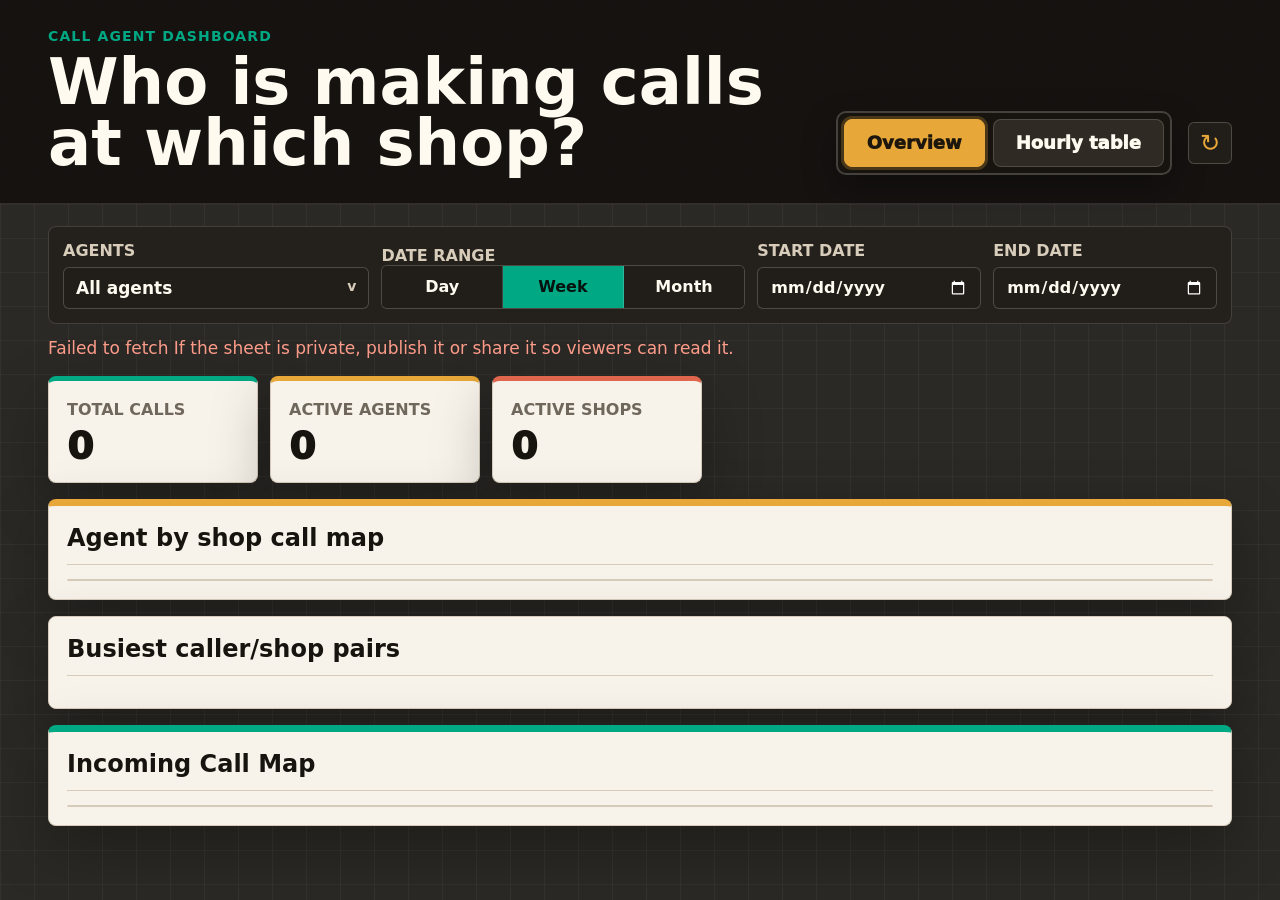
<file: index.html>
<!doctype html>
<html lang="en">
  <head>
    <meta charset="utf-8" />
    <meta name="viewport" content="width=device-width, initial-scale=1" />
    <title>Who Is Calling Which Shop | Call Agent Dashboard</title>
    <link rel="stylesheet" href="styles.css?v=54" />
  </head>
  <body>
    <header class="topbar">
      <div>
        <p class="eyebrow">Call Agent Dashboard</p>
        <h1>Who is making calls at which shop?</h1>
      </div>
      <div class="top-actions">
        <nav class="page-nav" aria-label="Dashboard pages">
          <a class="active" href="index.html">Overview</a>
          <a href="hourly.html">Hourly table</a>
        </nav>
        <button id="refreshButton" class="icon-button" type="button" aria-label="Refresh sheet data" title="Refresh sheet data">
          <span aria-hidden="true">&#8635;</span>
        </button>
      </div>
    </header>

    <main>
      <section class="controls" aria-label="Dashboard filters">
        <label class="agent-picker-label">
          Agents
          <div class="agent-picker" id="agentFilter">
            <button id="agentFilterButton" class="agent-filter-button" type="button" aria-haspopup="true" aria-expanded="false">
              All agents
            </button>
            <div id="agentFilterMenu" class="agent-filter-menu" role="group" aria-label="Agent choices"></div>
          </div>
        </label>
        <fieldset class="period-control">
          <legend>Date range</legend>
          <div class="segmented" role="group" aria-label="Date range presets">
            <button class="period-button" type="button" data-period="day">Day</button>
            <button class="period-button active" type="button" data-period="week">Week</button>
            <button class="period-button" type="button" data-period="month">Month</button>
          </div>
        </fieldset>
        <div class="date-range">
          <label>
            Start date
            <input id="startDateFilter" type="date" />
          </label>
          <label>
            End date
            <input id="endDateFilter" type="date" />
          </label>
        </div>
      </section>

      <section id="statusPanel" class="status" role="status"></section>

      <section class="metric-grid" aria-label="Summary metrics">
        <article>
          <span>Total calls</span>
          <strong id="totalCalls">0</strong>
        </article>
        <article>
          <span>Active agents</span>
          <strong id="agentCount">0</strong>
        </article>
        <article>
          <span>Active shops</span>
          <strong id="shopCount">0</strong>
        </article>
      </section>

      <section class="layout">
        <div class="panel panel-wide focus-panel">
          <div class="section-title">
            <h2>Agent by shop call map</h2>
            <span id="matrixLabel"></span>
          </div>
          <div id="agentShopMatrix" class="matrix-wrap"></div>
        </div>

        <div class="panel pair-panel">
          <div class="section-title">
            <h2>Busiest caller/shop pairs</h2>
            <span id="pairLabel"></span>
          </div>
          <div id="agentShopPairs" class="pair-list"></div>
        </div>

        <div class="panel panel-wide sheet-panel">
          <div class="section-title">
            <h2>Incoming Call Map</h2>
            <span id="externalSheetLabel"></span>
          </div>
          <div id="externalSheetTable" class="table-wrap external-sheet-wrap"></div>
        </div>

      </section>
    </main>

    <script src="app.js?v=54"></script>
  </body>
</html>
</file>
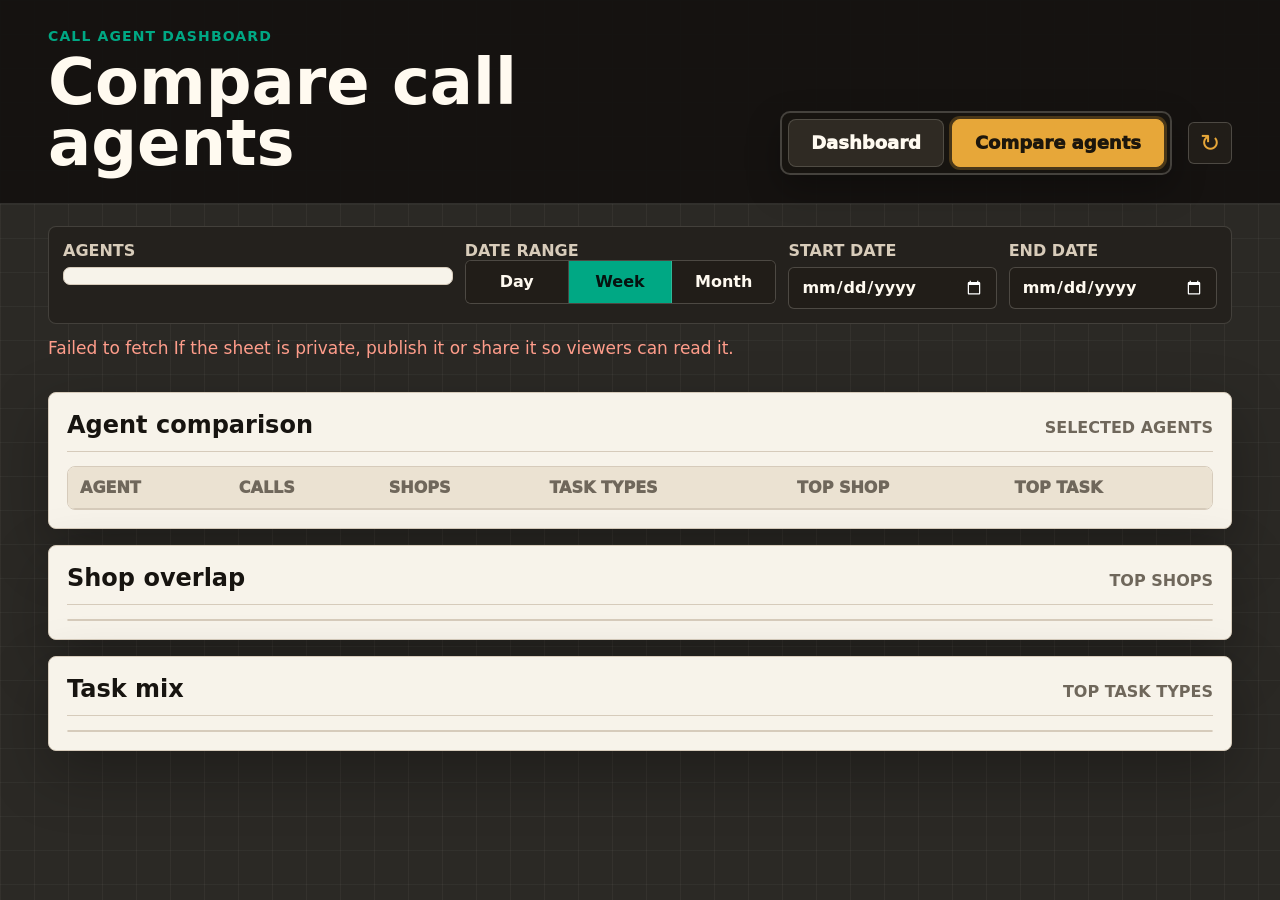
<file: compare.html>
<!doctype html>
<html lang="en">
  <head>
    <meta charset="utf-8" />
    <meta name="viewport" content="width=device-width, initial-scale=1" />
    <title>Compare Agents | Call Agent Dashboard</title>
    <link rel="stylesheet" href="styles.css?v=37" />
  </head>
  <body>
    <header class="topbar">
      <div>
        <p class="eyebrow">Call Agent Dashboard</p>
        <h1>Compare call agents</h1>
      </div>
      <div class="top-actions">
        <nav class="page-nav" aria-label="Dashboard pages">
          <a href="index.html">Dashboard</a>
          <a class="active" href="compare.html">Compare agents</a>
        </nav>
        <button id="refreshButton" class="icon-button" type="button" aria-label="Refresh sheet data" title="Refresh sheet data">
          <span aria-hidden="true">&#8635;</span>
        </button>
      </div>
    </header>

    <main>
      <section class="controls compare-controls" aria-label="Comparison filters">
        <label>
          Agents
          <div id="compareAgentChoices" class="check-list"></div>
        </label>
        <fieldset class="period-control">
          <legend>Date range</legend>
          <div class="segmented" role="group" aria-label="Date range presets">
            <button class="period-button" type="button" data-period="day">Day</button>
            <button class="period-button active" type="button" data-period="week">Week</button>
            <button class="period-button" type="button" data-period="month">Month</button>
          </div>
        </fieldset>
        <div class="date-range">
          <label>
            Start date
            <input id="startDateFilter" type="date" />
          </label>
          <label>
            End date
            <input id="endDateFilter" type="date" />
          </label>
        </div>
      </section>

      <section id="statusPanel" class="status" role="status"></section>

      <section id="compareSummary" class="metric-grid" aria-label="Comparison summary"></section>

      <section class="layout compare-layout">
        <div class="panel">
          <div class="section-title">
            <h2>Agent comparison</h2>
            <span>selected agents</span>
          </div>
          <div class="table-wrap">
            <table>
              <thead>
                <tr>
                  <th>Agent</th>
                  <th>Calls</th>
                  <th>Shops</th>
                  <th>Task types</th>
                  <th>Top shop</th>
                  <th>Top task</th>
                </tr>
              </thead>
              <tbody id="compareTable"></tbody>
            </table>
          </div>
        </div>

        <div class="panel">
          <div class="section-title">
            <h2>Shop overlap</h2>
            <span>top shops</span>
          </div>
          <div id="compareShopMatrix" class="matrix-wrap"></div>
        </div>

        <div class="panel">
          <div class="section-title">
            <h2>Task mix</h2>
            <span>top task types</span>
          </div>
          <div id="compareTaskMatrix" class="matrix-wrap"></div>
        </div>
      </section>
    </main>

    <script src="app.js?v=37"></script>
  </body>
</html>
</file>
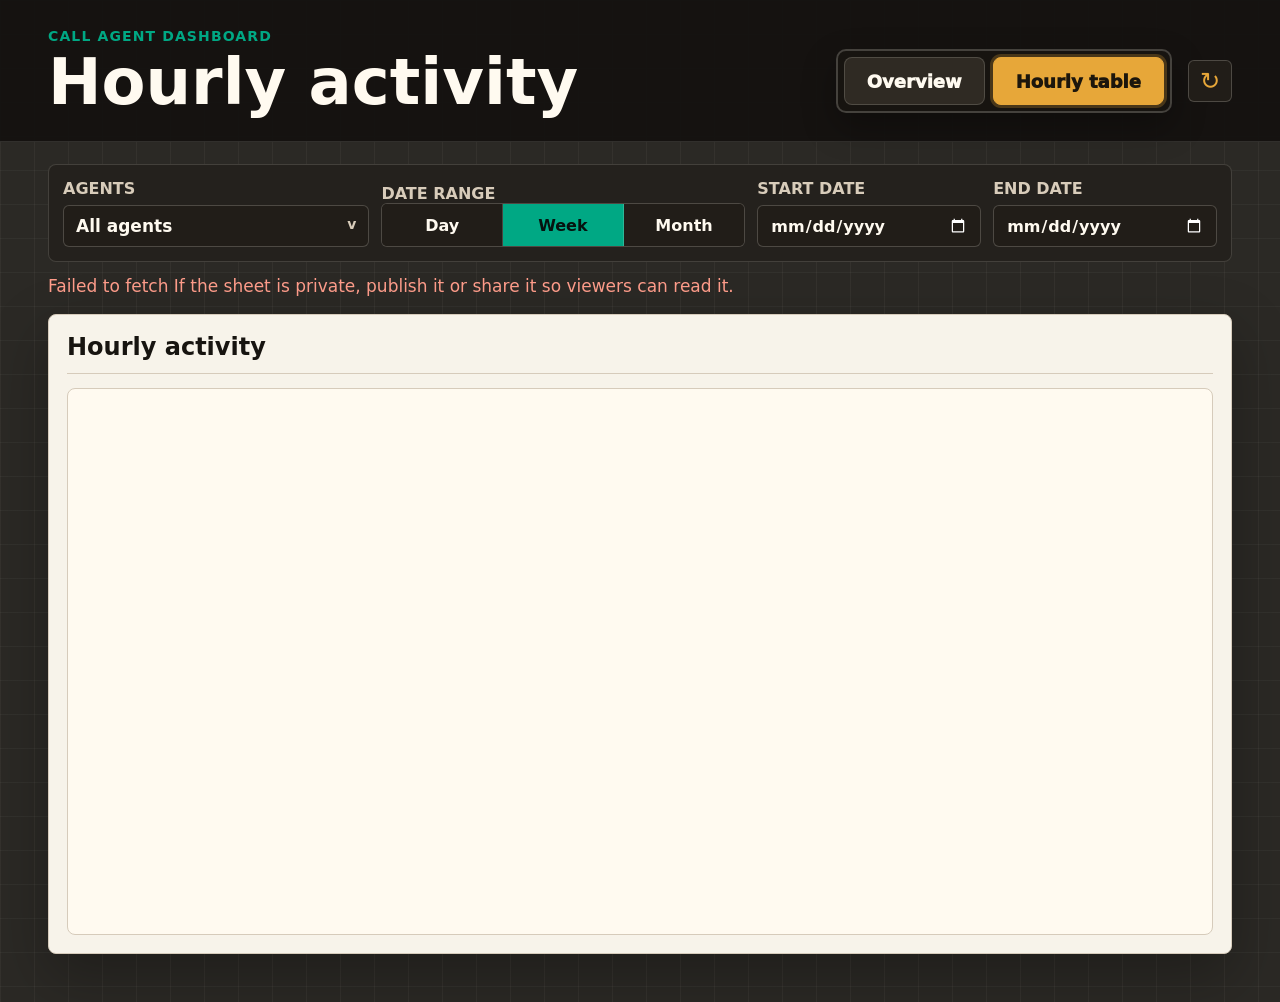
<file: hourly.html>
<!doctype html>
<html lang="en">
  <head>
    <meta charset="utf-8" />
    <meta name="viewport" content="width=device-width, initial-scale=1" />
    <title>Hourly Activity | Call Agent Dashboard</title>
    <link rel="stylesheet" href="styles.css?v=54" />
  </head>
  <body class="activity-page">
    <header class="topbar">
      <div>
        <p class="eyebrow">Call Agent Dashboard</p>
        <h1>Hourly activity</h1>
      </div>
      <div class="top-actions">
        <nav class="page-nav" aria-label="Dashboard pages">
          <a href="index.html">Overview</a>
          <a class="active" href="hourly.html">Hourly table</a>
        </nav>
        <button id="refreshButton" class="icon-button" type="button" aria-label="Refresh sheet data" title="Refresh sheet data">
          <span aria-hidden="true">&#8635;</span>
        </button>
      </div>
    </header>

    <main>
      <section class="controls" aria-label="Hourly activity filters">
        <label class="agent-picker-label">
          Agents
          <div class="agent-picker" id="agentFilter">
            <button id="agentFilterButton" class="agent-filter-button" type="button" aria-haspopup="true" aria-expanded="false">
              All agents
            </button>
            <div id="agentFilterMenu" class="agent-filter-menu" role="group" aria-label="Agent choices"></div>
          </div>
        </label>
        <fieldset class="period-control">
          <legend>Date range</legend>
          <div class="segmented" role="group" aria-label="Date range presets">
            <button class="period-button" type="button" data-period="day">Day</button>
            <button class="period-button active" type="button" data-period="week">Week</button>
            <button class="period-button" type="button" data-period="month">Month</button>
          </div>
        </fieldset>
        <div class="date-range">
          <label>
            Start date
            <input id="startDateFilter" type="date" />
          </label>
          <label>
            End date
            <input id="endDateFilter" type="date" />
          </label>
        </div>
      </section>

      <section id="statusPanel" class="status" role="status"></section>

      <section class="layout activity-page-layout">
        <div class="panel activity-panel activity-page-panel">
          <div class="section-title">
            <h2 id="timeBreakdownTitle">Hourly activity</h2>
            <span id="timeBreakdownLabel"></span>
          </div>
          <div id="timeBreakdown" class="table-wrap"></div>
        </div>
      </section>
    </main>

    <script src="app.js?v=54"></script>
  </body>
</html>
</file>
<file: styles.css>
:root {
  color-scheme: dark;
  --bg: #2b2925;
  --bg-2: #35322d;
  --panel: #f7f3ea;
  --panel-2: #ebe2d2;
  --ink: #171410;
  --muted: #6f675b;
  --line: #342f28;
  --line-light: #d6cbbb;
  --cream: #fffaf0;
  --mint: #00a884;
  --mint-dark: #00745f;
  --amber: #e7a739;
  --coral: #df654d;
  --violet: #7f63d9;
  --shadow: 0 22px 60px rgba(0, 0, 0, 0.28);
}

* {
  box-sizing: border-box;
}

body {
  margin: 0;
  background:
    linear-gradient(90deg, rgba(255, 250, 240, 0.045) 1px, transparent 1px),
    linear-gradient(180deg, rgba(255, 250, 240, 0.035) 1px, transparent 1px),
    var(--bg);
  background-size: 34px 34px;
  color: var(--cream);
  font-size: 18px;
  font-family: Inter, ui-sans-serif, system-ui, -apple-system, BlinkMacSystemFont, "Segoe UI", sans-serif;
}

.topbar {
  display: grid;
  grid-template-columns: minmax(0, 1fr) auto;
  gap: 24px;
  align-items: end;
  padding: 28px clamp(18px, 4vw, 48px);
  border-bottom: 1px solid rgba(255, 250, 240, 0.12);
  background: rgba(20, 18, 15, 0.94);
}

.top-actions {
  display: flex;
  align-items: center;
  gap: 16px;
}

.page-nav {
  display: flex;
  gap: 8px;
  padding: 6px;
  border: 2px solid rgba(255, 250, 240, 0.2);
  border-radius: 10px;
  background: #171410;
  box-shadow: 0 14px 34px rgba(0, 0, 0, 0.28);
}

.page-nav a {
  display: inline-flex;
  align-items: center;
  justify-content: center;
  min-height: 48px;
  padding: 0 22px;
  border: 1px solid rgba(255, 250, 240, 0.16);
  border-radius: 8px;
  background: #2f2a23;
  color: var(--cream);
  font-size: 18px;
  font-weight: 950;
  text-decoration: none;
  white-space: nowrap;
}

.page-nav a:hover {
  border-color: rgba(231, 167, 57, 0.72);
  background: #3a3329;
}

.page-nav a.active {
  background: var(--amber);
  color: #1c160c;
  border-color: var(--amber);
  box-shadow: 0 0 0 3px rgba(231, 167, 57, 0.24);
}

.eyebrow {
  margin: 0 0 8px;
  color: var(--mint);
  font-size: 14px;
  font-weight: 900;
  letter-spacing: 0.08em;
  text-transform: uppercase;
}

h1,
h2 {
  margin: 0;
  letter-spacing: 0;
}

h1 {
  max-width: 900px;
  color: var(--cream);
  font-size: clamp(38px, 5vw, 72px);
  line-height: 0.96;
  font-weight: 900;
}

h2 {
  color: var(--ink);
  font-size: 24px;
  font-weight: 900;
}

main {
  padding: 22px clamp(18px, 4vw, 48px) 48px;
}

.controls {
  display: grid;
  grid-template-columns: minmax(170px, 0.8fr) minmax(230px, 0.95fr) minmax(300px, 1.2fr);
  gap: 12px;
  align-items: end;
  margin-bottom: 14px;
  padding: 14px;
  border: 1px solid rgba(255, 250, 240, 0.14);
  border-radius: 8px;
  background: #24211d;
}

.compare-controls {
  grid-template-columns: minmax(240px, 1fr) minmax(260px, 0.8fr) minmax(320px, 1.1fr);
  align-items: start;
}

label,
.period-control {
  display: grid;
  gap: 7px;
  color: #d8ccba;
  font-size: 16px;
  font-weight: 900;
  text-transform: uppercase;
}

.period-control {
  margin: 0;
  padding: 0;
  border: 0;
}

.period-control legend {
  padding: 0;
}

select,
input,
.icon-button,
.period-button,
.breakdown-button {
  min-height: 42px;
  border: 1px solid rgba(255, 250, 240, 0.2);
  border-radius: 6px;
  background: #211d18;
  color: var(--cream);
  font: inherit;
}

select,
input {
  width: 100%;
  padding: 0 12px;
}

select:focus,
input:focus,
button:focus-visible,
a:focus-visible {
  outline: 3px solid rgba(0, 168, 132, 0.28);
  outline-offset: 2px;
  border-color: var(--mint);
}

select[multiple] {
  min-height: 132px;
  padding: 8px;
}

select[multiple] option {
  padding: 6px 8px;
  border-radius: 5px;
}

.agent-picker-label {
  position: relative;
}

.agent-picker {
  position: relative;
}

.agent-filter-button {
  position: relative;
  width: 100%;
  min-height: 42px;
  padding: 0 34px 0 12px;
  overflow: hidden;
  border: 1px solid rgba(255, 250, 240, 0.2);
  border-radius: 6px;
  background: #211d18;
  color: var(--cream);
  font: inherit;
  font-size: 17px;
  font-weight: 850;
  text-align: left;
  text-overflow: ellipsis;
  white-space: nowrap;
  cursor: pointer;
}

.agent-filter-button::after {
  position: absolute;
  right: 12px;
  content: "v";
  color: #d8ccba;
  font-size: 14px;
}

.agent-filter-menu {
  position: absolute;
  z-index: 30;
  top: calc(100% + 6px);
  left: 0;
  display: none;
  width: min(320px, 80vw);
  max-height: 280px;
  overflow: auto;
  padding: 8px;
  border: 1px solid rgba(255, 250, 240, 0.2);
  border-radius: 8px;
  background: #211d18;
  box-shadow: 0 18px 45px rgba(0, 0, 0, 0.32);
}

.agent-picker.open .agent-filter-menu {
  display: grid;
  gap: 4px;
}

.agent-filter-option {
  display: grid;
  grid-template-columns: 18px minmax(0, 1fr);
  align-items: center;
  gap: 8px;
  min-height: 38px;
  padding: 7px 8px;
  border-radius: 5px;
  color: var(--cream);
  font-size: 17px;
  font-weight: 800;
  text-transform: none;
}

.agent-filter-option:hover {
  background: rgba(255, 250, 240, 0.08);
}

.agent-filter-option input {
  width: 16px;
  min-height: 16px;
}

.agent-filter-option span {
  overflow: hidden;
  text-overflow: ellipsis;
  white-space: nowrap;
}

.check-list {
  display: grid;
  max-height: 180px;
  overflow: auto;
  padding: 8px;
  border: 1px solid var(--line-light);
  border-radius: 7px;
  background: var(--panel);
}

.check-row {
  display: grid;
  grid-template-columns: 18px minmax(0, 1fr);
  align-items: center;
  gap: 8px;
  min-height: 32px;
  color: var(--ink);
  font-size: 16px;
  font-weight: 800;
  text-transform: none;
}

.check-row input {
  width: 16px;
  min-height: 16px;
}

.check-row span {
  overflow: hidden;
  text-overflow: ellipsis;
  white-space: nowrap;
}

.segmented {
  display: grid;
  grid-template-columns: repeat(3, 1fr);
  overflow: hidden;
  border: 1px solid rgba(255, 250, 240, 0.2);
  border-radius: 6px;
  background: #211d18;
}

.period-button,
.breakdown-button {
  border: 0;
  border-right: 1px solid rgba(255, 250, 240, 0.18);
  border-radius: 0;
  cursor: pointer;
  font-weight: 900;
}

.period-button:last-child,
.breakdown-button:last-child {
  border-right: 0;
}

.period-button.active,
.breakdown-button.active {
  background: var(--mint);
  color: #06120f;
}

.date-range {
  display: grid;
  grid-template-columns: repeat(2, minmax(140px, 1fr));
  gap: 12px;
}

.icon-button {
  width: 44px;
  color: var(--amber);
  font-size: 24px;
  cursor: pointer;
}

.status {
  min-height: 22px;
  margin: 10px 0 16px;
  color: #d8ccba;
  font-size: 17px;
}

.status.error {
  color: #ff9d8b;
}

.metric-grid {
  display: grid;
  grid-template-columns: repeat(3, 210px);
  gap: 12px;
  justify-content: start;
  margin-bottom: 16px;
}

.metric-grid article,
.panel {
  background: var(--panel);
  color: var(--ink);
  border: 1px solid var(--line-light);
  border-radius: 8px;
  box-shadow: var(--shadow);
}

.metric-grid article {
  min-width: 0;
  padding: 17px 18px;
  border-top: 5px solid var(--mint);
}

.metric-grid article:nth-child(2) {
  border-top-color: var(--amber);
}

.metric-grid article:nth-child(3) {
  border-top-color: var(--coral);
}

.metric-grid span,
.section-title span {
  color: var(--muted);
  font-size: 16px;
  font-weight: 900;
  text-transform: uppercase;
}

.metric-grid strong {
  display: block;
  margin-top: 8px;
  overflow: hidden;
  color: var(--ink);
  font-size: clamp(28px, 3vw, 38px);
  font-weight: 950;
  line-height: 1;
  text-overflow: ellipsis;
  white-space: nowrap;
}

.layout {
  display: grid;
  grid-template-columns: repeat(2, minmax(0, 1fr));
  gap: 16px;
}

.compare-layout {
  grid-template-columns: 1fr;
}

.activity-page-layout {
  grid-template-columns: 1fr;
}

.panel {
  min-width: 0;
  padding: 18px;
}

.panel-wide {
  grid-column: 1 / -1;
}

.panel-half {
  grid-column: auto;
}

.focus-panel {
  border-top: 7px solid var(--amber);
}

.flow-panel {
  border-top: 7px solid var(--mint);
}

.activity-panel,
.pair-panel {
  display: flex;
  flex-direction: column;
  min-height: 0;
}

.activity-panel {
  height: 1120px;
}

.activity-page-panel {
  grid-column: 1 / -1;
  height: calc(100vh - 260px);
  min-height: 520px;
}

.pair-panel {
  grid-column: 1 / -1;
}

.sheet-panel {
  border-top: 7px solid var(--mint);
}

.activity-panel .table-wrap,
.pair-panel .pair-list {
  flex: 1 1 auto;
  min-height: 0;
  max-height: none;
  overflow: auto;
}

.section-title {
  display: flex;
  align-items: baseline;
  justify-content: space-between;
  gap: 12px;
  padding-bottom: 12px;
  margin-bottom: 14px;
  border-bottom: 1px solid var(--line-light);
}

.pair-list,
.volume-list {
  display: grid;
  gap: 10px;
}

.agent-flow {
  display: grid;
  gap: 10px;
  overflow-x: auto;
  padding-bottom: 6px;
}

.flow-header {
  display: grid;
  gap: 8px;
  min-width: max-content;
  padding: 0 0 2px;
}

.flow-header span {
  color: var(--muted);
  font-size: 15px;
  font-weight: 950;
  text-transform: uppercase;
  white-space: nowrap;
}

.flow-body {
  display: grid;
  gap: 10px;
  min-width: max-content;
}

.flow-row {
  display: grid;
  grid-template-columns: 190px minmax(0, 1fr);
  gap: 8px;
  align-items: stretch;
}

.flow-agent {
  display: grid;
  align-content: center;
  gap: 3px;
  min-height: 88px;
  padding: 10px;
  border: 1px solid #d8cbb8;
  border-radius: 7px;
  background: #fffaf0;
}

.flow-agent strong,
.flow-agent span,
.flow-agent small {
  overflow: hidden;
  text-overflow: ellipsis;
  white-space: nowrap;
}

.flow-agent strong {
  color: var(--ink);
  font-size: 18px;
  font-weight: 950;
}

.flow-agent span {
  color: var(--mint-dark);
  font-size: 16px;
  font-weight: 950;
  text-transform: uppercase;
}

.flow-agent small {
  color: var(--muted);
  font-size: 16px;
  font-weight: 850;
}

.flow-track {
  display: grid;
  gap: 8px;
  min-width: max-content;
}

.flow-cell {
  min-height: 112px;
  border-radius: 7px;
}

.empty-cell {
  border: 1px dashed #d8cbb8;
  background: rgba(229, 220, 205, 0.38);
}

.active-cell {
  display: grid;
  grid-template-rows: auto minmax(0, 1fr);
  gap: 7px;
  padding: 9px;
  border: 1px solid rgba(0, 168, 132, 0.32);
  background: rgba(0, 168, 132, 0.12);
}

.flow-count {
  width: fit-content;
  min-width: 28px;
  padding: 2px 7px;
  border-radius: 5px;
  background: var(--mint-dark);
  color: var(--cream);
  font-size: 16px;
  font-weight: 950;
  font-variant-numeric: tabular-nums;
}

.flow-shops {
  display: flex;
  flex-wrap: wrap;
  gap: 5px;
  align-content: start;
}

.flow-shops span {
  max-width: none;
  min-height: 28px;
  padding: 4px 8px;
  border-radius: 5px;
  background: #fffaf0;
  color: var(--ink);
  font-size: 16px;
  font-weight: 850;
  line-height: 1.2;
  overflow-wrap: anywhere;
  white-space: normal;
}

.flow-shops b {
  color: var(--coral);
  font-weight: 950;
}

.pair-row {
  display: grid;
  grid-template-columns: 34px minmax(0, 1fr) auto;
  gap: 10px;
  align-items: center;
  padding: 10px;
  border: 1px solid #ded2bf;
  border-radius: 7px;
  background: #fffaf0;
}

.pair-rank {
  display: grid;
  place-items: center;
  width: 30px;
  height: 30px;
  border-radius: 6px;
  background: var(--ink);
  color: var(--cream);
  font-weight: 950;
  font-variant-numeric: tabular-nums;
}

.pair-copy {
  display: grid;
  gap: 2px;
  min-width: 0;
}

.pair-copy strong,
.pair-copy span {
  overflow: hidden;
  text-overflow: ellipsis;
  white-space: nowrap;
}

.pair-copy strong {
  font-size: 18px;
  font-weight: 950;
}

.pair-copy span {
  color: var(--muted);
  font-size: 17px;
  font-weight: 800;
}

.pair-count {
  font-size: 24px;
  font-weight: 950;
  font-variant-numeric: tabular-nums;
}

.pair-meter {
  grid-column: 2 / -1;
  height: 8px;
  overflow: hidden;
  border-radius: 99px;
  background: #e5dccd;
}

.pair-meter span {
  display: block;
  height: 100%;
  border-radius: inherit;
  background: var(--mint);
}

.volume-row {
  display: grid;
  grid-template-columns: 120px minmax(80px, 1fr) 42px;
  gap: 12px;
  align-items: center;
  min-height: 31px;
}

.volume-time {
  color: var(--muted);
  font-size: 15px;
  font-weight: 800;
}

.volume-meter,
.rank-meter {
  height: 18px;
  overflow: hidden;
  border-radius: 99px;
  background: #e5dccd;
}

.volume-meter span,
.rank-meter span {
  display: block;
  height: 100%;
  border-radius: inherit;
  background: var(--mint);
}

.volume-count {
  font-weight: 900;
  text-align: right;
  font-variant-numeric: tabular-nums;
}

.rank-list {
  display: grid;
  gap: 11px;
}

.rank-row {
  display: grid;
  grid-template-columns: minmax(0, 1fr) auto;
  gap: 12px;
  align-items: center;
}

.rank-name {
  min-width: 0;
  overflow: hidden;
  font-weight: 850;
  text-overflow: ellipsis;
  white-space: nowrap;
}

.rank-count {
  color: var(--muted);
  font-variant-numeric: tabular-nums;
}

.rank-meter {
  grid-column: 1 / -1;
}

.rank-list .rank-row:nth-child(even) .rank-meter span {
  background: var(--amber);
}

.column-chart-wrap {
  min-width: 0;
  overflow-x: auto;
  padding: 4px 2px 2px;
}

.column-chart {
  display: grid;
  grid-auto-columns: minmax(72px, 1fr);
  grid-auto-flow: column;
  align-items: end;
  gap: 10px;
  min-width: 560px;
  min-height: 280px;
}

.column-item {
  display: grid;
  grid-template-rows: auto minmax(150px, 1fr) 52px;
  gap: 8px;
  min-width: 0;
  height: 100%;
}

.column-value {
  color: var(--ink);
  font-size: 14px;
  font-weight: 900;
  text-align: center;
  font-variant-numeric: tabular-nums;
}

.column-track {
  display: flex;
  align-items: end;
  justify-content: center;
  overflow: hidden;
  justify-self: center;
  width: 42px;
  border-radius: 6px;
  background: #e5dccd;
}

.column-track span {
  display: block;
  width: 100%;
  min-height: 8px;
  border-radius: 6px 6px 0 0;
}

.column-label {
  display: -webkit-box;
  overflow: hidden;
  color: var(--muted);
  font-size: 15px;
  font-weight: 850;
  line-height: 1.15;
  text-align: center;
  text-overflow: ellipsis;
  -webkit-box-orient: vertical;
  -webkit-line-clamp: 3;
}

.table-wrap,
.matrix-wrap {
  overflow: auto;
  border: 1px solid var(--line-light);
  border-radius: 8px;
  background: #fffaf0;
}

.table-wrap {
  max-height: 640px;
}

.activity-page-panel .table-wrap {
  max-height: none;
}

.matrix-wrap table {
  min-width: 760px;
}

.external-sheet-wrap {
  max-height: 1400px;
}

.heat-table {
  min-width: 860px;
}

.heat-table th:first-child {
  min-width: 210px;
}

.heat-table tbody th {
  color: var(--ink);
  font-size: 17px;
  text-transform: none;
}

.heat-table tbody th span {
  display: block;
  margin-top: 3px;
  color: var(--muted);
  font-size: 15px;
  font-weight: 900;
  text-transform: uppercase;
}

.heat-cell {
  min-width: 92px;
  background: rgba(0, 168, 132, var(--heat));
  color: var(--ink);
  text-align: center;
}

.heat-cell span {
  font-size: 19px;
  font-weight: 950;
  font-variant-numeric: tabular-nums;
}

.task-tooltip-target {
  cursor: help;
}

.activity-table td span {
  display: inline-grid;
  place-items: center;
  min-width: 26px;
  min-height: 22px;
  margin-left: 6px;
  padding: 0 6px;
  border-radius: 5px;
  background: #272019;
  color: var(--cream);
  font-size: 16px;
  font-weight: 900;
  font-variant-numeric: tabular-nums;
}

.activity-table {
  width: max-content;
  min-width: 100%;
  height: auto;
  table-layout: auto;
}

.activity-table th,
.activity-table td {
  vertical-align: top;
}

.activity-table thead th {
  position: sticky;
  top: 0;
  z-index: 2;
}

.activity-agent-col,
.activity-agent-header {
  position: sticky;
  left: 0;
  z-index: 3;
  width: 190px;
  min-width: 190px;
  max-width: 190px;
  background: #211d18;
  color: var(--cream);
}

.activity-agent-header {
  display: grid;
  gap: 5px;
  align-content: start;
}

.activity-agent-header strong {
  overflow: hidden;
  font-size: 17px;
  font-weight: 950;
  line-height: 1.15;
  text-overflow: ellipsis;
  white-space: nowrap;
}

.activity-agent-header span {
  color: #d8ccba;
  font-size: 14px;
  font-weight: 900;
  text-transform: uppercase;
}

.activity-hour-col {
  width: 220px;
  min-width: 220px;
  max-width: 220px;
  white-space: normal;
}

.activity-cell {
  width: 220px;
  min-width: 220px;
  max-width: 220px;
}

.empty-activity-cell {
  background: rgba(229, 220, 205, 0.28);
}

.activity-call-count {
  display: inline-grid;
  place-items: center;
  min-width: 28px;
  min-height: 24px;
  margin-bottom: 7px;
  padding: 0 7px;
  border-radius: 5px;
  background: var(--mint-dark);
  color: var(--cream);
  font-size: 16px;
  font-weight: 950;
  font-variant-numeric: tabular-nums;
}

.coverage-cell {
  display: grid;
  gap: 8px;
  min-width: 0;
}

.coverage-agent {
  display: grid;
  grid-template-columns: 170px minmax(0, 1fr);
  gap: 10px;
  align-items: stretch;
  padding: 7px;
  border: 1px solid #d8cbb8;
  border-left: 5px solid var(--mint-dark);
  border-radius: 7px;
  background: #fff7e8;
}

.coverage-agent:nth-child(even) {
  border-left-color: var(--amber);
  background: #f6eddd;
}

.coverage-agent strong {
  display: flex;
  align-items: center;
  min-height: 32px;
  padding: 7px 9px;
  overflow-wrap: anywhere;
  border-radius: 5px;
  background: #211d18;
  color: var(--cream);
  font-size: 17px;
  font-weight: 950;
  line-height: 1.15;
}

.coverage-shops {
  display: flex;
  flex-wrap: wrap;
  gap: 6px;
  align-content: start;
  min-width: 0;
  padding: 2px 0;
}

.activity-table .coverage-shops span {
  display: inline-flex;
  align-items: center;
  max-width: 210px;
  min-width: 0;
  min-height: 30px;
  margin: 0;
  padding: 4px 9px;
  overflow: hidden;
  border: 1px solid #cbbca6;
  border-radius: 5px;
  background: #ffffff;
  color: var(--ink);
  font-size: 17px;
  font-weight: 900;
  text-overflow: ellipsis;
  white-space: nowrap;
}

.activity-table .coverage-shops b {
  display: inline-grid;
  place-items: center;
  min-width: 18px;
  margin-left: 4px;
  padding: 0 4px;
  border-radius: 4px;
  background: var(--mint-dark);
  color: var(--cream);
  font-size: 14px;
  font-weight: 950;
  font-variant-numeric: tabular-nums;
}

.cluster-chart {
  display: grid;
  gap: 18px;
  overflow-x: auto;
  padding-bottom: 8px;
}

.cluster-legend {
  display: flex;
  flex-wrap: wrap;
  gap: 8px 14px;
}

.cluster-legend-item {
  display: inline-grid;
  grid-template-columns: 11px minmax(0, max-content);
  align-items: center;
  gap: 6px;
  max-width: 220px;
  color: var(--muted);
  font-size: 14px;
}

.cluster-legend-item span {
  width: 11px;
  height: 11px;
  border-radius: 3px;
}

.cluster-legend-item strong {
  overflow: hidden;
  font-weight: 850;
  text-overflow: ellipsis;
  white-space: nowrap;
}

.cluster-plot {
  display: grid;
  gap: 10px;
  min-width: 680px;
  padding: 4px 2px;
}

.cluster-row {
  display: grid;
  grid-template-columns: 120px minmax(160px, 1fr) 48px;
  gap: 12px;
  align-items: center;
  min-height: 32px;
}

.cluster-total,
.cluster-hour {
  color: var(--ink);
  font-size: 14px;
  font-weight: 850;
  font-variant-numeric: tabular-nums;
}

.cluster-hour {
  color: var(--muted);
  white-space: nowrap;
}

.cluster-total {
  text-align: right;
}

.cluster-track {
  height: 26px;
  overflow: hidden;
  border-radius: 99px;
  background: #e5dccd;
}

.cluster-stack {
  display: flex;
  height: 100%;
  min-width: 2px;
  overflow: hidden;
  border-radius: inherit;
}

.cluster-segment {
  display: block;
  height: 100%;
  min-width: 2px;
  cursor: pointer;
}

.cluster-tooltip {
  position: fixed;
  z-index: 20;
  display: grid;
  gap: 4px;
  max-width: 260px;
  padding: 11px 13px;
  border: 1px solid rgba(255, 250, 240, 0.2);
  border-radius: 8px;
  background: rgba(20, 18, 15, 0.96);
  color: var(--cream);
  box-shadow: 0 14px 34px rgba(0, 0, 0, 0.35);
  font-size: 15px;
  line-height: 1.2;
  opacity: 0;
  pointer-events: none;
  transform: translateY(4px);
  transition: opacity 120ms ease, transform 120ms ease;
}

.cluster-tooltip.visible {
  opacity: 1;
  transform: translateY(0);
}

.cluster-tooltip strong {
  overflow-wrap: anywhere;
  font-size: 18px;
  font-weight: 900;
}

.cluster-tooltip span {
  color: #d8ccba;
  font-size: 16px;
  font-weight: 800;
  font-variant-numeric: tabular-nums;
}

.shop-task-tooltip {
  min-width: 280px;
  max-width: 380px;
}

.shop-task-tooltip ul {
  display: grid;
  gap: 3px;
  margin: 4px 0 0;
  padding: 0;
  list-style: none;
}

.shop-task-tooltip li {
  display: flex;
  justify-content: space-between;
  gap: 12px;
  color: var(--cream);
  font-size: 17px;
  font-weight: 800;
}

table {
  width: 100%;
  border-collapse: collapse;
  font-size: 18px;
}

th,
td {
  padding: 11px 12px;
  border-bottom: 1px solid var(--line-light);
  text-align: left;
  vertical-align: middle;
}

th {
  position: sticky;
  top: 0;
  z-index: 1;
  background: var(--panel-2);
  color: var(--muted);
  font-size: 16px;
  font-weight: 950;
  text-transform: uppercase;
}

td {
  font-weight: 750;
}

.empty {
  margin: 0;
  padding: 16px;
  color: var(--muted);
  font-size: 18px;
  font-weight: 800;
}

@media (max-width: 1100px) {
  .controls {
    grid-template-columns: repeat(2, minmax(0, 1fr));
  }
}

@media (max-width: 880px) {
  .metric-grid,
  .layout {
    grid-template-columns: 1fr;
  }

  .activity-panel,
  .pair-panel {
    height: auto;
    min-height: 420px;
  }
}

@media (max-width: 640px) {
  .topbar,
  .controls {
    grid-template-columns: 1fr;
  }

  .top-actions,
  .page-nav {
    width: 100%;
  }

  .page-nav {
    display: grid;
    grid-template-columns: repeat(2, minmax(0, 1fr));
  }

  .page-nav a {
    justify-content: center;
  }

  .date-range {
    grid-template-columns: 1fr;
  }

  .metric-grid strong {
    font-size: 30px;
  }

  th,
  td {
    padding: 10px 8px;
  }
}
</file>
